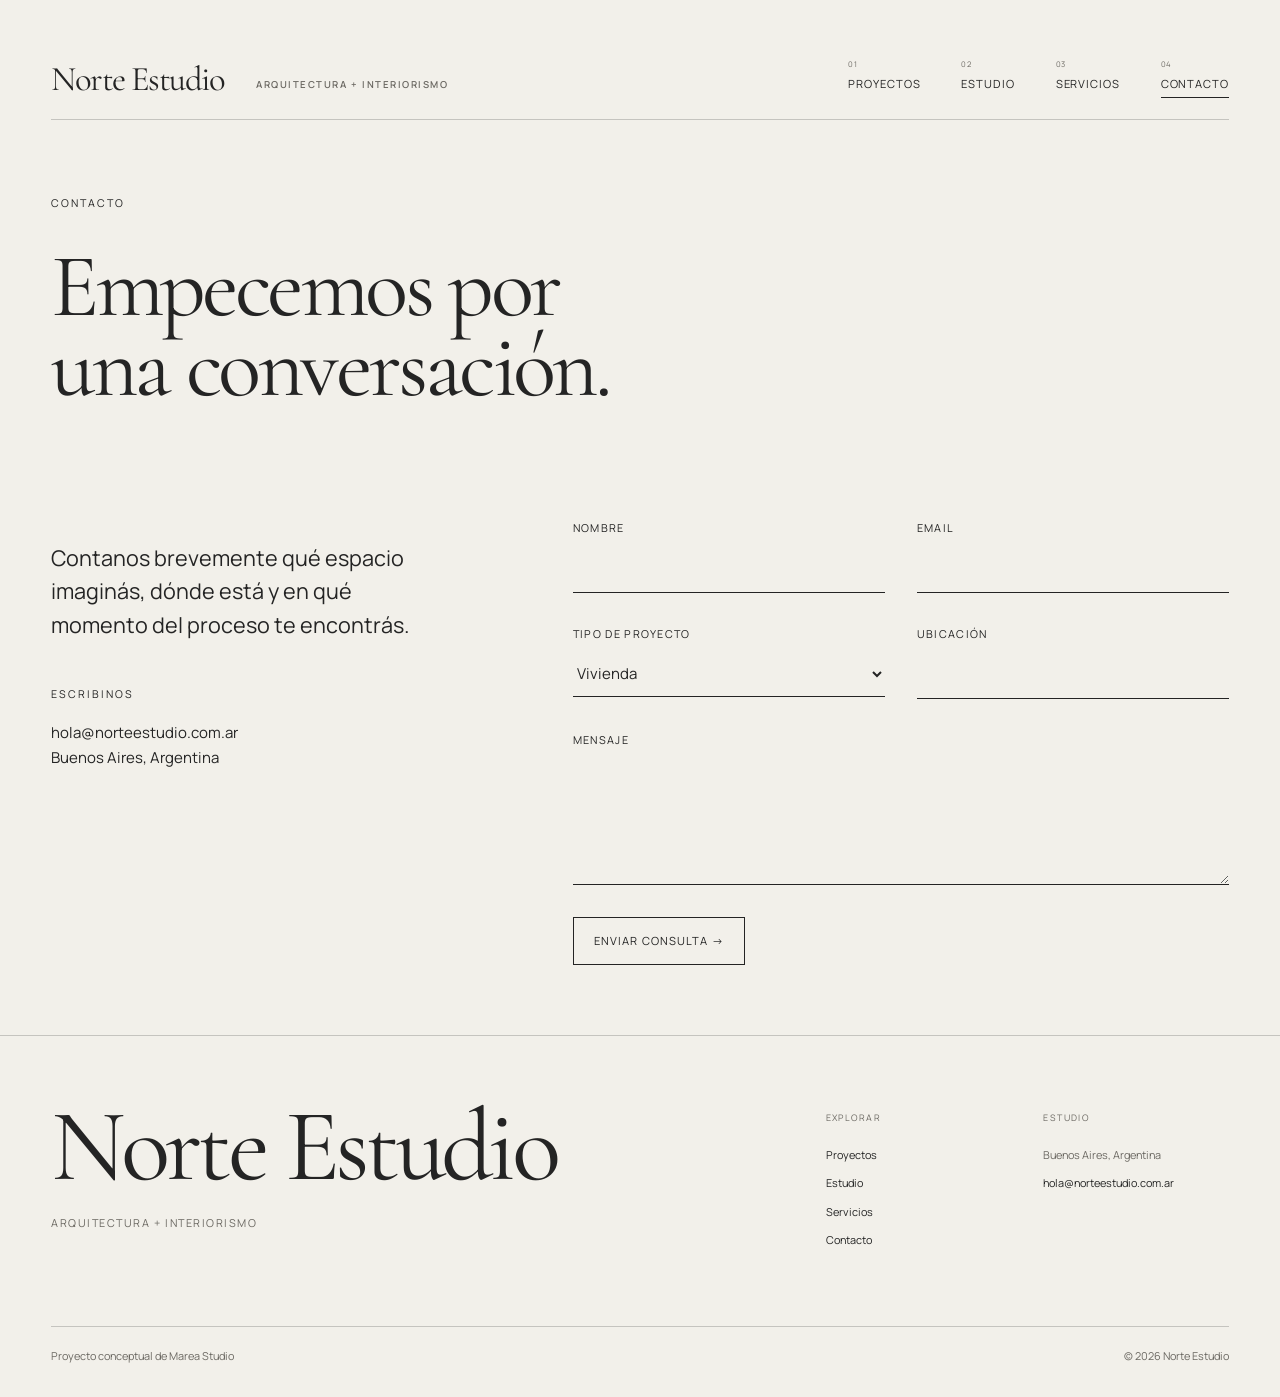
<file: contacto.html>
<!doctype html>
<html lang="es">
  <head>
    <meta charset="utf-8" />
    <meta name="viewport" content="width=device-width,initial-scale=1" />
    <title>Contacto — Norte Estudio</title>
    <meta
      name="description"
      content="Iniciá una conversación sobre tu proyecto con Norte Estudio."
    />
    <meta property="og:title" content="Contacto — Norte Estudio" />
    <meta
      property="og:description"
      content="Iniciá una conversación sobre tu proyecto con Norte Estudio."
    />
    <meta property="og:type" content="website" />
    <meta
      property="og:image"
      content="https://images.unsplash.com/photo-1600607687939-ce8a6c25118c?auto=format&fit=crop&w=2000&q=85"
    />
    <link rel="icon" href="assets/favicon.svg" />
    <link rel="stylesheet" href="assets/css/styles.css" />
  </head>
  <body>
    <a class="skip" href="#contenido">Saltar al contenido</a>
    <header class="site-header">
      <a class="brand" href="index.html" aria-label="Norte Estudio — Inicio">
        <span class="brand-name">Norte Estudio</span>
        <span class="brand-descriptor">Arquitectura + Interiorismo</span>
      </a><button class="menu-toggle" aria-expanded="false" aria-controls="menu">
        Menú
      </button>
      <nav class="nav" id="menu" aria-label="Navegación principal">
        <a href="proyectos.html">Proyectos</a><a href="estudio.html">Estudio</a
        ><a href="servicios.html">Servicios</a
        ><a href="contacto.html" aria-current="page">Contacto</a>
      </nav>
    </header>
    <main id="contenido">
      <header class="page-head container">
        <span class="eyebrow">Contacto</span>
        <h1 class="title">Empecemos por<br />una conversación.</h1>
      </header>
      <section class="section container contact-grid">
        <div>
          <p class="lede">
            Contanos brevemente qué espacio imaginás, dónde está y en qué
            momento del proceso te encontrás.
          </p>
          <div class="contact-details">
            <span class="eyebrow">Escribinos</span>
            <p>
              <a href="mailto:hola@norteestudio.com.ar"
                >hola@norteestudio.com.ar</a
              ><br />Buenos Aires, Argentina
            </p>
          </div>
        </div>
        <form class="contact-form">
          <div class="field">
            <label for="nombre">Nombre</label
            ><input id="nombre" name="nombre" autocomplete="name" required />
          </div>
          <div class="field">
            <label for="email">Email</label
            ><input
              id="email"
              name="email"
              type="email"
              autocomplete="email"
              required
            />
          </div>
          <div class="field">
            <label for="tipo">Tipo de proyecto</label
            ><select id="tipo" name="tipo">
              <option>Vivienda</option>
              <option>Reforma</option>
              <option>Interiorismo</option>
              <option>Otro</option>
            </select>
          </div>
          <div class="field">
            <label for="ubicacion">Ubicación</label
            ><input
              id="ubicacion"
              name="ubicacion"
              autocomplete="address-level2"
            />
          </div>
          <div class="field full">
            <label for="mensaje">Mensaje</label
            ><textarea id="mensaje" name="mensaje" required></textarea>
          </div>
          <button class="submit" type="submit">Enviar consulta →</button>
        </form>
      </section>
    </main>
    <footer>
      <div class="footer-intro">
        <a class="brand-name" href="index.html">Norte Estudio</a>
        <p class="footer-tagline">Arquitectura + Interiorismo</p>
      </div>
      <div class="footer-details">
        <nav class="footer-nav" aria-label="Navegación secundaria">
          <p class="footer-label">Explorar</p>
          <a href="proyectos.html">Proyectos</a>
          <a href="estudio.html">Estudio</a>
          <a href="servicios.html">Servicios</a>
          <a href="contacto.html">Contacto</a>
        </nav>
        <div class="footer-contact">
          <p class="footer-label">Estudio</p>
          <p>Buenos Aires, Argentina</p>
          <a href="mailto:hola@norteestudio.com.ar">hola@norteestudio.com.ar</a>
        </div>
      </div>
      <div class="footer-meta">
        <p>Proyecto conceptual de Marea Studio</p>
        <p>© 2026 Norte Estudio</p>
      </div>
    </footer>
    <script src="assets/js/main.js"></script>
  </body>
</html>
</file>
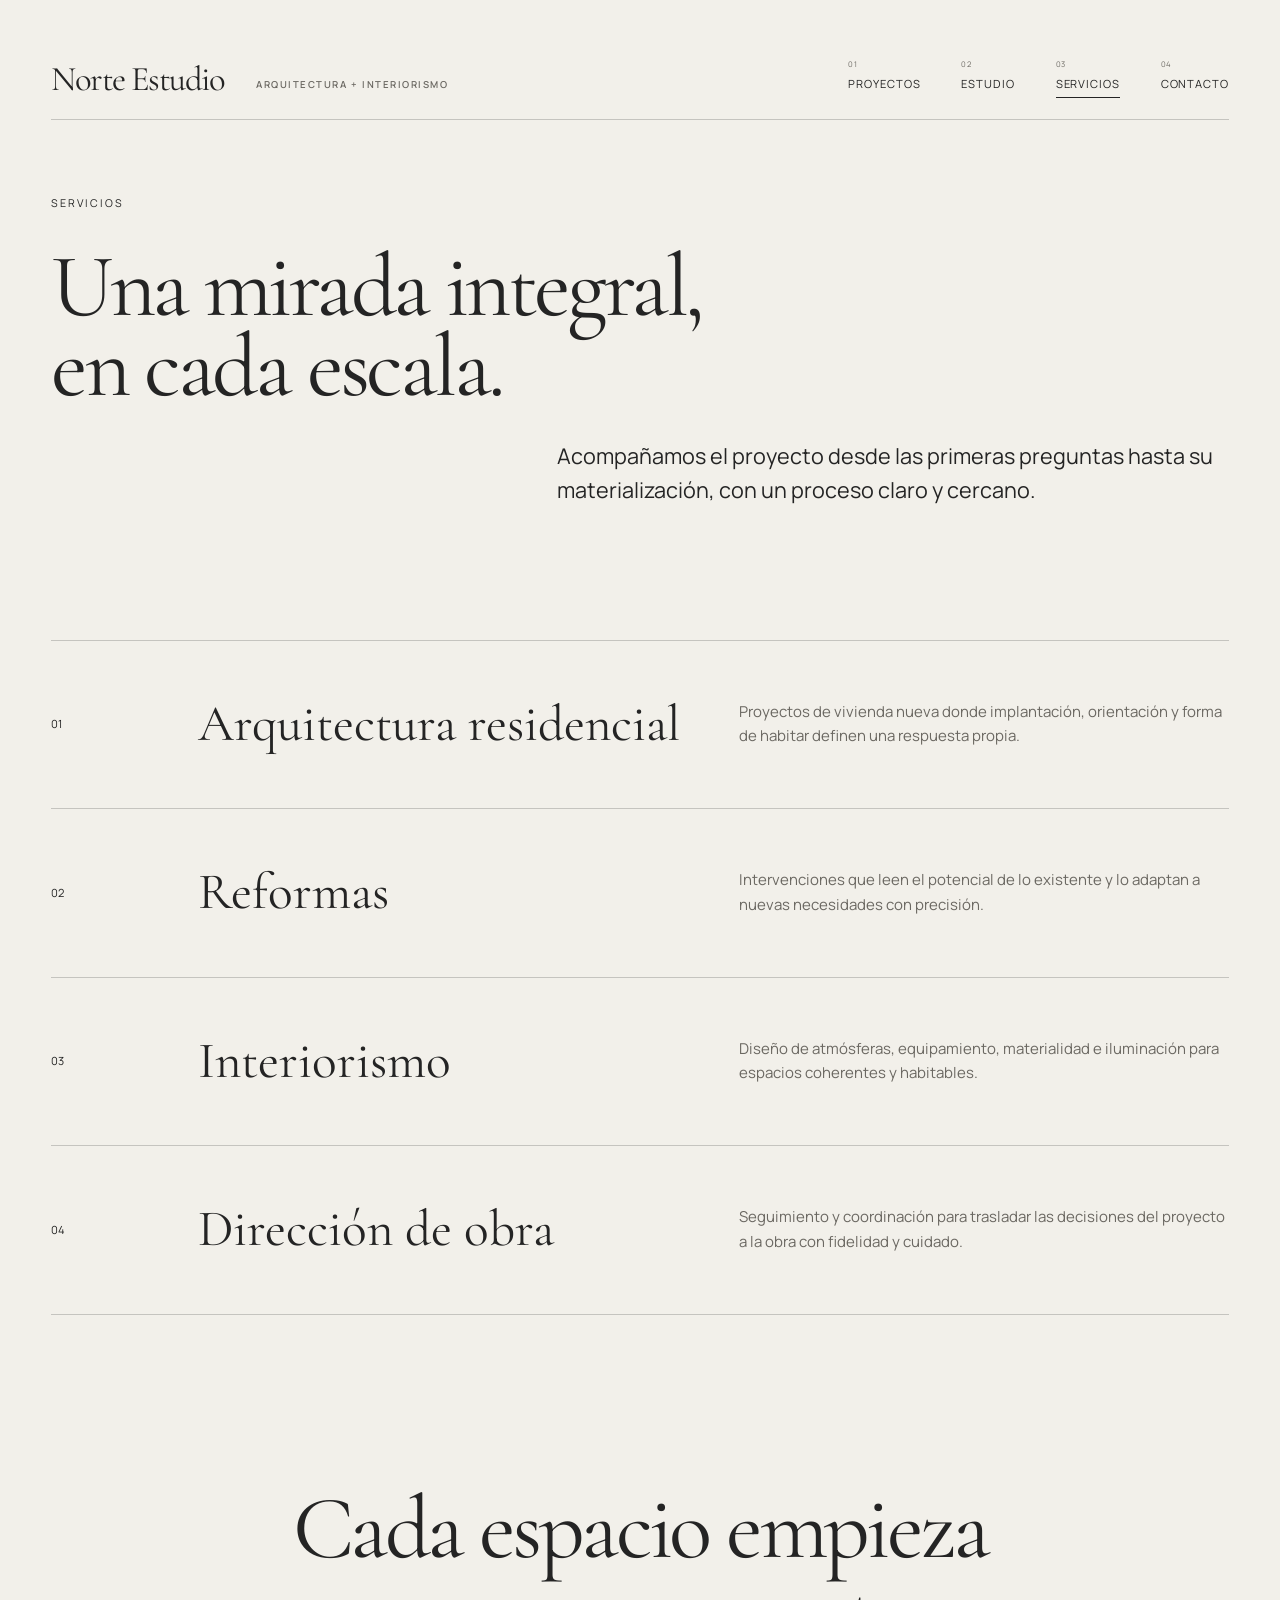
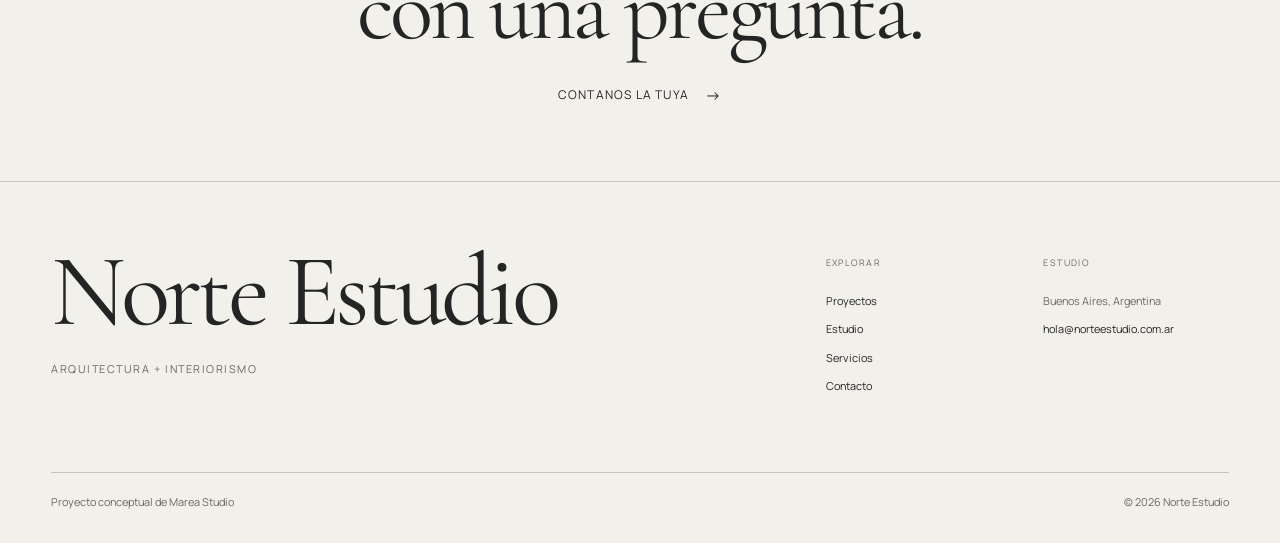
<file: servicios.html>
<!doctype html>
<html lang="es">
  <head>
    <meta charset="utf-8" />
    <meta name="viewport" content="width=device-width,initial-scale=1" />
    <title>Servicios — Norte Estudio</title>
    <meta
      name="description"
      content="Arquitectura residencial, reformas, interiorismo y dirección de obra."
    />
    <meta property="og:title" content="Servicios — Norte Estudio" />
    <meta
      property="og:description"
      content="Arquitectura residencial, reformas, interiorismo y dirección de obra."
    />
    <meta property="og:type" content="website" />
    <meta
      property="og:image"
      content="https://images.unsplash.com/photo-1600607687939-ce8a6c25118c?auto=format&fit=crop&w=2000&q=85"
    />
    <link rel="icon" href="assets/favicon.svg" />
    <link rel="stylesheet" href="assets/css/styles.css" />
  </head>
  <body>
    <a class="skip" href="#contenido">Saltar al contenido</a>
    <header class="site-header">
      <a class="brand" href="index.html" aria-label="Norte Estudio — Inicio">
        <span class="brand-name">Norte Estudio</span>
        <span class="brand-descriptor">Arquitectura + Interiorismo</span>
      </a><button class="menu-toggle" aria-expanded="false" aria-controls="menu">
        Menú
      </button>
      <nav class="nav" id="menu" aria-label="Navegación principal">
        <a href="proyectos.html">Proyectos</a><a href="estudio.html">Estudio</a
        ><a href="servicios.html" aria-current="page">Servicios</a
        ><a href="contacto.html">Contacto</a>
      </nav>
    </header>
    <main id="contenido">
      <header class="page-head container">
        <span class="eyebrow">Servicios</span>
        <h1 class="title">Una mirada integral,<br />en cada escala.</h1>
        <p class="lede">
          Acompañamos el proyecto desde las primeras preguntas hasta su
          materialización, con un proceso claro y cercano.
        </p>
      </header>
      <section class="section container services-page">
        <div class="services-list">
          <article class="service-row">
            <span>01</span>
            <h2>Arquitectura residencial</h2>
            <p>
              Proyectos de vivienda nueva donde implantación, orientación y
              forma de habitar definen una respuesta propia.
            </p>
          </article>
          <article class="service-row">
            <span>02</span>
            <h2>Reformas</h2>
            <p>
              Intervenciones que leen el potencial de lo existente y lo adaptan
              a nuevas necesidades con precisión.
            </p>
          </article>
          <article class="service-row">
            <span>03</span>
            <h2>Interiorismo</h2>
            <p>
              Diseño de atmósferas, equipamiento, materialidad e iluminación
              para espacios coherentes y habitables.
            </p>
          </article>
          <article class="service-row">
            <span>04</span>
            <h2>Dirección de obra</h2>
            <p>
              Seguimiento y coordinación para trasladar las decisiones del
              proyecto a la obra con fidelidad y cuidado.
            </p>
          </article>
        </div>
      </section>
      <section class="closing container">
        <h2 class="title">Cada espacio empieza con una pregunta.</h2>
        <a class="text-link" href="contacto.html">Contanos la tuya <i>→</i></a>
      </section>
    </main>
    <footer>
      <div class="footer-intro">
        <a class="brand-name" href="index.html">Norte Estudio</a>
        <p class="footer-tagline">Arquitectura + Interiorismo</p>
      </div>
      <div class="footer-details">
        <nav class="footer-nav" aria-label="Navegación secundaria">
          <p class="footer-label">Explorar</p>
          <a href="proyectos.html">Proyectos</a>
          <a href="estudio.html">Estudio</a>
          <a href="servicios.html">Servicios</a>
          <a href="contacto.html">Contacto</a>
        </nav>
        <div class="footer-contact">
          <p class="footer-label">Estudio</p>
          <p>Buenos Aires, Argentina</p>
          <a href="mailto:hola@norteestudio.com.ar">hola@norteestudio.com.ar</a>
        </div>
      </div>
      <div class="footer-meta">
        <p>Proyecto conceptual de Marea Studio</p>
        <p>© 2026 Norte Estudio</p>
      </div>
    </footer>
    <script src="assets/js/main.js"></script>
  </body>
</html>
</file>
<file: assets/css/styles.css>
@import url("https://fonts.googleapis.com/css2?family=Cormorant+Garamond:ital,wght@0,400;0,500;1,400&family=Manrope:wght@400;500;600&display=swap");

:root {
  --paper: #f2f0ea;
  --stone: #c9c5bc;
  --sand: #d8cfc2;
  --ink: #242424;
  --muted: #6b6862;
  --line: rgba(36, 36, 36, 0.22);
  --serif: "Cormorant Garamond", Georgia, serif;
  --sans: Manrope, Arial, sans-serif;
  --pad: clamp(1.25rem, 4vw, 4.75rem);
}
* {
  box-sizing: border-box;
}
html {
  scroll-behavior: smooth;
}
body {
  margin: 0;
  background: var(--paper);
  color: var(--ink);
  font: 400 15px/1.65 var(--sans);
}
img {
  display: block;
  width: 100%;
  height: 100%;
  object-fit: cover;
  background: var(--stone);
}
a {
  color: inherit;
  text-decoration: none;
}
button,
input,
select,
textarea {
  font: inherit;
  color: inherit;
}
::selection {
  background: var(--sand);
}
.skip {
  position: fixed;
  left: 1rem;
  top: -5rem;
  background: var(--ink);
  color: var(--paper);
  padding: 0.75rem 1rem;
  z-index: 20;
}
.skip:focus {
  top: 1rem;
}
.site-header {
  position: relative;
  z-index: 10;
  display: grid;
  grid-template-columns: minmax(16rem, 0.8fr) 1fr;
  align-items: stretch;
  min-height: 7.5rem;
  padding: 0 var(--pad);
}
.site-header:after {
  content: "";
  position: absolute;
  right: var(--pad);
  bottom: 0;
  left: var(--pad);
  height: 1px;
  background: var(--line);
}
.brand {
  font-weight: 600;
  letter-spacing: -0.03em;
}
.site-header .brand {
  display: grid;
  grid-template-columns: auto 1fr;
  align-items: end;
  gap: clamp(1.25rem, 2.5vw, 3rem);
  padding: 1.35rem 0 1.6rem;
}
.brand-name {
  font: 400 clamp(1.9rem, 2.7vw, 2.8rem)/0.85 var(--serif);
  letter-spacing: -0.045em;
  white-space: nowrap;
}
.brand-descriptor {
  display: block;
  font-size: 0.6rem;
  letter-spacing: 0.16em;
  text-transform: uppercase;
  color: var(--muted);
  padding-bottom: 0.1rem;
  white-space: nowrap;
}
.nav {
  display: flex;
  justify-content: flex-end;
  align-items: end;
  gap: clamp(1.75rem, 3.2vw, 4rem);
  padding: 0 0 1.65rem clamp(2rem, 5vw, 6rem);
  font-size: 0.7rem;
  letter-spacing: 0.08em;
  text-transform: uppercase;
  counter-reset: navigation;
}
.nav a {
  position: relative;
  counter-increment: navigation;
}
.nav a:before {
  content: "0" counter(navigation);
  position: absolute;
  top: -1.1rem;
  left: 0;
  color: var(--muted);
  font-size: 0.48rem;
  letter-spacing: 0.08em;
}
.nav a:after,
.text-link:after {
  content: "";
  position: absolute;
  bottom: -0.3rem;
  left: 0;
  width: 100%;
  height: 1px;
  background: currentColor;
  transform: scaleX(0);
  transform-origin: right;
  transition: transform 0.3s;
}
.nav a:hover:after,
.nav a[aria-current="page"]:after,
.text-link:hover:after {
  transform: scaleX(1);
  transform-origin: left;
}
.menu-toggle {
  display: none;
  border: 0;
  background: none;
  padding: 0.5rem;
  text-transform: uppercase;
  font-size: 0.7rem;
  letter-spacing: 0.1em;
}
main {
  overflow: hidden;
}
.container {
  padding-left: var(--pad);
  padding-right: var(--pad);
}
.section {
  padding-top: clamp(3.75rem, 5.5vw, 5.5rem);
  padding-bottom: clamp(3.75rem, 5.5vw, 5.5rem);
}
.eyebrow {
  font-size: 0.67rem;
  text-transform: uppercase;
  letter-spacing: 0.18em;
}
.display {
  font: 400 clamp(3.8rem, 9vw, 8.6rem)/0.84 var(--serif);
  letter-spacing: -0.045em;
  margin: 0.35em 0;
}
.title {
  font: 400 clamp(3.1rem, 7vw, 7rem)/0.9 var(--serif);
  letter-spacing: -0.04em;
  margin: 0.35em 0;
}
.lede {
  font-size: clamp(1.05rem, 1.8vw, 1.35rem);
  line-height: 1.55;
  max-width: 42rem;
}
.text-link {
  display: inline-flex;
  gap: 1rem;
  align-items: center;
  font-size: 0.75rem;
  text-transform: uppercase;
  letter-spacing: 0.1em;
  position: relative;
}
.text-link i {
  font-style: normal;
  font-size: 1rem;
}
.rule {
  border: 0;
  border-top: 1px solid var(--line);
  margin: 0;
}
.hero {
  min-height: calc(100svh - 81px);
  display: grid;
  grid-template-columns: 46% 54%;
  padding-left: var(--pad);
}
.hero-copy {
  display: flex;
  flex-direction: column;
  justify-content: center;
  padding: 4rem 4vw 4rem 0;
}
.hero-copy p {
  max-width: 31rem;
}
.hero-actions {
  display: flex;
  gap: 2rem;
  margin-top: 2rem;
}
.hero-image {
  min-height: 38rem;
  position: relative;
}
.hero-image:after {
  content: "N / 01";
  position: absolute;
  right: 1.2rem;
  bottom: 1rem;
  color: white;
  font-size: 0.65rem;
  letter-spacing: 0.15em;
}
.projects-intro {
  display: flex;
  justify-content: space-between;
  align-items: end;
  margin-bottom: 4rem;
}
.projects-intro h2 {
  font: 400 clamp(2.8rem, 5vw, 5rem)/0.9 var(--serif);
  margin: 0;
}
.project-grid {
  display: grid;
  grid-template-columns: 1.4fr 0.85fr;
  gap: clamp(3rem, 8vw, 9rem);
}
.project-card:nth-child(3) {
  grid-column: 1/-1;
  width: 68%;
  margin-left: auto;
  margin-top: 1.5rem;
}
.project-image {
  aspect-ratio: 4/5;
  overflow: hidden;
}
.project-card:first-child .project-image {
  aspect-ratio: 1.28/1;
}
.project-card:nth-child(3) .project-image {
  aspect-ratio: 1.6/1;
}
.project-card img,
.editorial-grid img {
  transition: transform 0.7s cubic-bezier(0.2, 0.7, 0.2, 1);
}
.project-card:hover img {
  transform: scale(1.025);
}
.project-meta {
  display: grid;
  grid-template-columns: auto 1fr auto;
  gap: 1rem;
  margin-top: 1rem;
  align-items: baseline;
}
.project-meta h3 {
  font: 400 clamp(1.7rem, 3vw, 2.5rem)/1 var(--serif);
  margin: 0;
}
.project-meta p {
  font-size: 0.69rem;
  color: var(--muted);
  text-transform: uppercase;
  letter-spacing: 0.08em;
}
.project-meta span {
  font-size: 0.7rem;
}
.statement {
  display: grid;
  grid-template-columns: 1fr 1fr;
  gap: 8vw;
  align-items: center;
  background: var(--sand);
}
.statement-photo {
  aspect-ratio: 4/5;
}
.statement-copy blockquote {
  font: 400 clamp(2.6rem, 5vw, 5rem)/0.98 var(--serif);
  letter-spacing: -0.03em;
  margin: 0 0 2rem;
}
.services-list {
  margin-top: 2rem;
  border-top: 1px solid var(--line);
}
.service-row {
  display: grid;
  grid-template-columns: 4rem 1fr auto;
  align-items: center;
  padding: 1.8rem 0;
  border-bottom: 1px solid var(--line);
}
.service-row h3 {
  font: 400 clamp(1.7rem, 3vw, 2.6rem)/1 var(--serif);
  margin: 0;
}
.service-row span {
  font-size: 0.7rem;
}
.closing {
  min-height: 44vh;
  display: flex;
  flex-direction: column;
  justify-content: center;
  align-items: center;
  text-align: center;
}
.closing .title {
  max-width: 800px;
}
.page-head {
  padding-top: clamp(3.75rem, 5.5vw, 5.5rem);
  padding-bottom: clamp(2.5rem, 4vw, 4rem);
}
.page-head + .section {
  padding-top: clamp(1.25rem, 2.25vw, 2.25rem);
}
.page-head .lede {
  margin-left: auto;
}
.folio {
  display: grid;
  grid-template-columns: repeat(12, 1fr);
  row-gap: clamp(4rem, 5.5vw, 5.5rem);
}
.folio .project-card:nth-child(1) {
  grid-column: 1/10;
}
.folio .project-card:nth-child(2) {
  grid-column: 6/13;
}
.folio .project-card:nth-child(3) {
  grid-column: 1/11;
  width: auto;
  margin: 0;
}
.folio .project-card:nth-child(2) .project-image {
  aspect-ratio: 4/5;
}
.folio-index {
  font: 400 1.2rem var(--serif);
  margin-bottom: 0.5rem;
}
.studio-layout {
  display: grid;
  grid-template-columns: 1fr 1fr;
  gap: 8vw;
  padding-bottom: clamp(3.25rem, 4.75vw, 4.75rem);
}
.studio-image {
  aspect-ratio: 4/5;
}
.prose h2 {
  font: 400 clamp(2.5rem, 5vw, 4.5rem)/1 var(--serif);
  margin: 0 0 2rem;
}
.prose p {
  max-width: 39rem;
}
.principles {
  display: grid;
  grid-template-columns: repeat(3, 1fr);
  gap: 4vw;
  margin-top: clamp(2.75rem, 4vw, 3.5rem);
}
.studio-layout + .section {
  padding-top: clamp(2rem, 3vw, 3rem);
}
.principles article {
  border-top: 1px solid var(--line);
  padding-top: 1rem;
}
.principles h3 {
  font: 400 1.8rem var(--serif);
}
.services-page .service-row {
  grid-template-columns: 6rem 1fr 1fr;
  gap: 4vw;
  padding: 2.75rem 0;
}
.services-page .service-row h2 {
  font: 400 clamp(2.1rem, 4vw, 4rem)/1 var(--serif);
  margin: 0;
}
.services-page .service-row p {
  max-width: 34rem;
  color: var(--muted);
}
.contact-grid {
  display: grid;
  grid-template-columns: 0.75fr 1.25fr;
  gap: 10vw;
}
.contact-details {
  margin-top: 2.5rem;
}
.contact-form {
  display: grid;
  grid-template-columns: 1fr 1fr;
  gap: 2rem;
}
.field {
  display: flex;
  flex-direction: column;
  gap: 0.5rem;
}
.field.full {
  grid-column: 1/-1;
}
.field label {
  font-size: 0.68rem;
  text-transform: uppercase;
  letter-spacing: 0.12em;
}
.field input,
.field select,
.field textarea {
  width: 100%;
  border: 0;
  border-bottom: 1px solid var(--ink);
  border-radius: 0;
  background: transparent;
  padding: 0.7rem 0;
  outline: 0;
}
.field textarea {
  min-height: 8rem;
  resize: vertical;
}
.field input:focus,
.field select:focus,
.field textarea:focus {
  border-bottom-width: 2px;
}
.submit {
  grid-column: 1/-1;
  justify-self: start;
  border: 1px solid var(--ink);
  background: transparent;
  padding: 0.85rem 1.25rem;
  cursor: pointer;
  text-transform: uppercase;
  font-size: 0.7rem;
  letter-spacing: 0.1em;
}
.submit:hover {
  background: var(--ink);
  color: var(--paper);
}
.project-hero {
  display: grid;
  grid-template-columns: 1fr 1.25fr;
  gap: 5vw;
  align-items: end;
}
.project-facts {
  display: grid;
  grid-template-columns: repeat(2, 1fr);
  gap: 1.5rem;
  border-top: 1px solid var(--line);
  padding-top: 1.5rem;
}
.project-facts dt {
  font-size: 0.64rem;
  text-transform: uppercase;
  letter-spacing: 0.12em;
  color: var(--muted);
}
.project-facts dd {
  margin: 0.2rem 0 0;
}
.project-cover {
  height: 75vh;
  min-height: 32rem;
}
.project-story {
  display: grid;
  grid-template-columns: 1fr 1fr;
  gap: 10vw;
}
.project-story .lede {
  font: 400 clamp(2.2rem, 4vw, 4rem)/1.05 var(--serif);
}
.editorial-grid {
  display: grid;
  grid-template-columns: 1.35fr 0.65fr;
  gap: 3vw;
  align-items: end;
}
.editorial-grid figure {
  margin: 0;
}
.editorial-grid figure:first-child {
  aspect-ratio: 1.2/1;
}
.editorial-grid figure:last-child {
  aspect-ratio: 4/5;
}
.back {
  margin-top: 3rem;
}
footer {
  border-top: 1px solid var(--line);
  padding: clamp(3rem, 5.5vw, 5rem) var(--pad) 2rem;
  display: grid;
  grid-template-columns: 1.25fr 0.75fr;
  column-gap: clamp(3rem, 8vw, 9rem);
  row-gap: clamp(3.25rem, 6vw, 5.5rem);
}
.footer-intro {
  display: flex;
  flex-direction: column;
  align-items: flex-start;
}
footer p,
.footer-nav a,
.footer-contact a {
  margin: 0;
  font-size: 0.68rem;
  color: var(--muted);
}
footer .brand-name {
  font-size: clamp(3.8rem, 8vw, 8rem);
  line-height: 0.78;
}
.footer-tagline {
  margin-top: 1.75rem;
  letter-spacing: 0.14em;
  text-transform: uppercase;
}
.footer-details {
  display: grid;
  grid-template-columns: repeat(2, 1fr);
  gap: 2rem;
  padding-top: 0.25rem;
}
.footer-nav,
.footer-contact {
  display: flex;
  flex-direction: column;
  align-items: flex-start;
  gap: 0.65rem;
}
.footer-nav a,
.footer-contact a {
  color: var(--ink);
}
.footer-label {
  margin-bottom: 0.65rem;
  font-size: 0.56rem;
  letter-spacing: 0.16em;
  text-transform: uppercase;
}
.footer-meta {
  grid-column: 1 / -1;
  display: flex;
  justify-content: space-between;
  padding-top: 1.25rem;
  border-top: 1px solid var(--line);
}
.reveal {
  opacity: 0;
  transform: translateY(18px);
  transition:
    opacity 0.7s,
    transform 0.7s;
}
.reveal.visible {
  opacity: 1;
  transform: none;
}
:focus-visible {
  outline: 2px solid var(--ink);
  outline-offset: 4px;
}
@media (max-width: 760px) {
  .section {
    padding-top: 3.25rem;
    padding-bottom: 3.25rem;
  }
  .page-head {
    padding-top: 3.5rem;
    padding-bottom: 2.5rem;
  }
  .page-head + .section {
    padding-top: 1.25rem;
  }
  .site-header {
    grid-template-columns: 1fr auto;
    min-height: 5.75rem;
  }
  .site-header .brand {
    display: flex;
    flex-direction: column;
    align-items: flex-start;
    justify-content: center;
    gap: 0.35rem;
    padding: 1rem 0;
  }
  .brand-name {
    font-size: 1.85rem;
  }
  .brand-descriptor {
    font-size: 0.48rem;
    padding: 0;
  }
  .menu-toggle {
    display: block;
    align-self: center;
    padding: 0.75rem 0 0.75rem 1.5rem;
  }
  .nav {
    display: none;
    position: absolute;
    top: 100%;
    left: 0;
    right: 0;
    background: var(--paper);
    padding: 1rem var(--pad) 2rem;
    border-bottom: 1px solid var(--line);
    flex-direction: column;
    align-items: stretch;
    gap: 0;
    font: 400 2rem/1.1 var(--serif);
    letter-spacing: -0.025em;
    text-transform: none;
  }
  .nav.open {
    display: flex;
  }
  .nav a {
    padding: 1rem 0 1rem 2.25rem;
    border-bottom: 1px solid var(--line);
  }
  .nav a:before {
    top: 1.5rem;
    font: 500 0.48rem/1 var(--sans);
    letter-spacing: 0.08em;
  }
  .nav a:after {
    display: none;
  }
  .hero {
    display: flex;
    flex-direction: column;
    padding: 0;
  }
  .hero-copy {
    padding: 5rem var(--pad);
  }
  .hero-image {
    min-height: 58vh;
  }
  .display {
    font-size: clamp(3.7rem, 18vw, 5.5rem);
  }
  .hero-actions {
    flex-direction: column;
    align-items: flex-start;
    gap: 1.2rem;
  }
  .projects-intro {
    display: block;
  }
  .projects-intro .text-link {
    margin-top: 1.5rem;
  }
  .project-grid {
    display: block;
  }
  .project-card,
  .project-card:nth-child(3) {
    width: 100%;
    margin: 0 0 3.5rem;
  }
  .project-card .project-image,
  .project-card:first-child .project-image,
  .project-card:nth-child(3) .project-image {
    aspect-ratio: 4/5;
  }
  .project-meta {
    grid-template-columns: 1fr auto;
  }
  .project-meta p {
    grid-row: 2;
  }
  .statement,
  .studio-layout,
  .contact-grid,
  .project-hero,
  .project-story {
    grid-template-columns: 1fr;
  }
  .statement-copy {
    padding: 5rem var(--pad);
  }
  .statement-photo {
    order: 2;
  }
  .service-row {
    grid-template-columns: 2.5rem 1fr;
  }
  .service-row i {
    display: none;
  }
  .folio {
    display: block;
  }
  .folio .project-card {
    margin-bottom: 3.5rem;
  }
  .folio .project-card:nth-child(n) {
    width: auto;
  }
  .principles {
    grid-template-columns: 1fr;
    margin-top: 2.5rem;
  }
  .studio-layout {
    padding-bottom: 2.5rem;
  }
  .studio-layout + .section {
    padding-top: 1.75rem;
  }
  .services-page .service-row {
    grid-template-columns: 3rem 1fr;
    padding: 2.5rem 0;
  }
  .services-page .service-row p {
    grid-column: 2;
  }
  .contact-form {
    grid-template-columns: 1fr;
  }
  .field.full,
  .submit {
    grid-column: auto;
  }
  .project-cover {
    height: 58vh;
  }
  .closing {
    min-height: auto;
    padding-top: 4rem;
    padding-bottom: 4rem;
  }
  .project-hero {
    align-items: start;
  }
  .editorial-grid {
    grid-template-columns: 1fr;
  }
  .editorial-grid figure:first-child,
  .editorial-grid figure:last-child {
    aspect-ratio: 4/5;
  }
  footer {
    grid-template-columns: 1fr;
    row-gap: 3rem;
  }
  footer .brand-name {
    font-size: clamp(3.7rem, 18vw, 5.5rem);
  }
  .footer-details {
    gap: 1.5rem;
  }
  .footer-meta {
    flex-direction: column;
    gap: 0.45rem;
  }
}
@media (prefers-reduced-motion: reduce) {
  html {
    scroll-behavior: auto;
  }
  *,
  *:before,
  *:after {
    transition: none !important;
    animation: none !important;
  }
  .reveal {
    opacity: 1;
    transform: none;
  }
}
</file>
